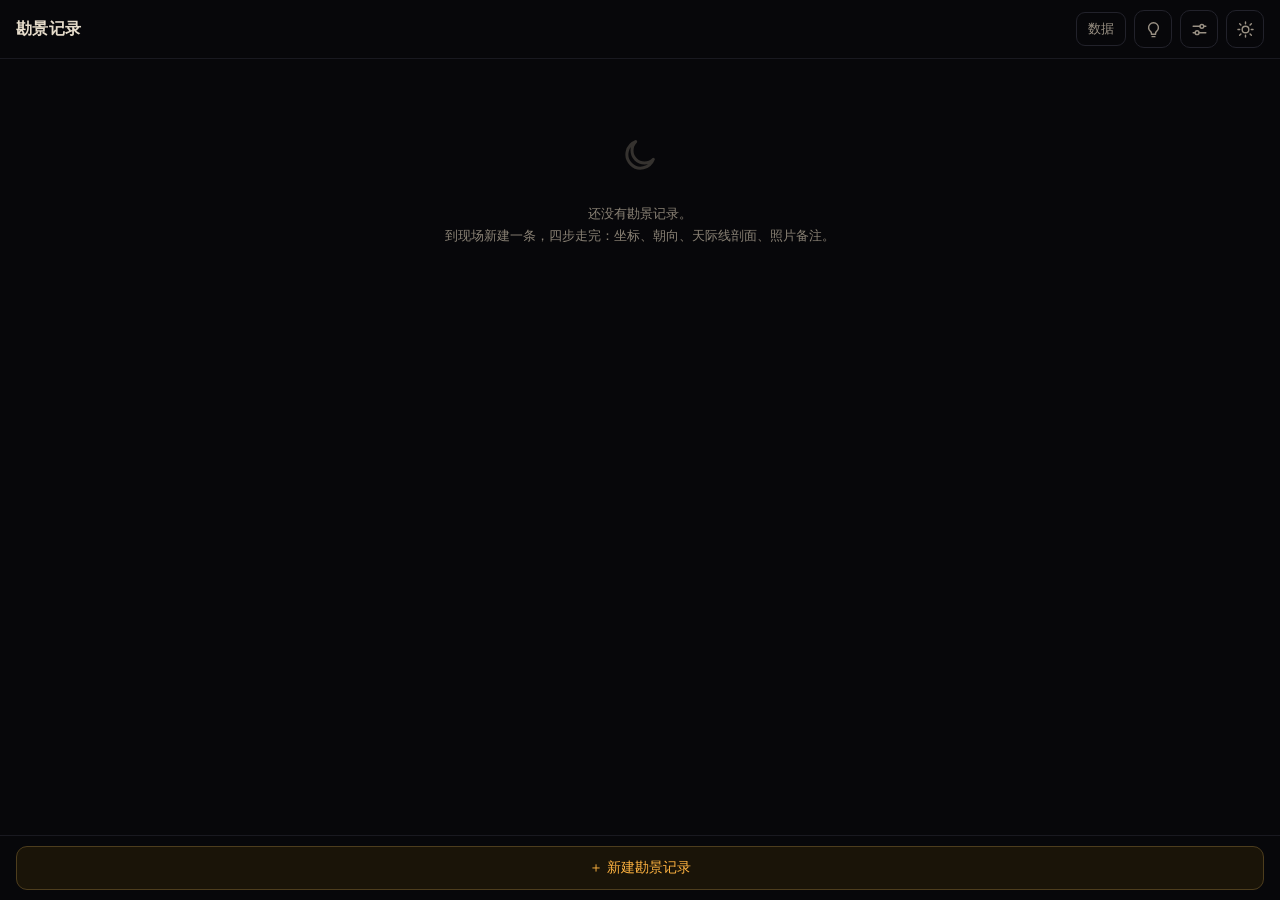
<file: index.html>
<!DOCTYPE html>
<html lang="zh-CN" data-theme="dark">
<head>
<meta charset="utf-8">
<meta name="viewport" content="width=device-width, initial-scale=1, maximum-scale=1, viewport-fit=cover">
<title>蓝调勘景仪</title>
<meta name="description" content="蓝调时刻拍摄勘景工具：地平线遮挡剖面、分钟级光线时间轴、云量决策">

<link rel="manifest" href="manifest.webmanifest">
<meta name="theme-color" content="#07070a">
<meta name="color-scheme" content="dark">

<!-- iOS 添加到主屏幕 -->
<meta name="apple-mobile-web-app-capable" content="yes">
<meta name="mobile-web-app-capable" content="yes">
<meta name="apple-mobile-web-app-status-bar-style" content="black-translucent">
<meta name="apple-mobile-web-app-title" content="蓝调勘景">
<link rel="apple-touch-icon" href="icons/icon-180.png">
<link rel="icon" href="icons/icon-192.png">

<!-- 主题必须在首次绘制之前定下来，否则每次打开都会先闪一下夜间再跳成日间。
     所以这里在样式表之前、用同步的 localStorage 读偏好（IndexedDB 是异步的，赶不上）。 -->
<script>
(function () {
  try {
    var t = localStorage.getItem('bh-theme');
    if (t === 'light' || t === 'dark') { document.documentElement.setAttribute('data-theme', t); }
  } catch (e) { /* 读不到（无痕模式等）就用默认的夜间 */ }
}());
</script>
<link rel="stylesheet" href="css/app.css">
</head>
<body>

<div class="app">
  <header class="topbar" id="topbar"></header>
  <main class="view" id="view"></main>
  <nav class="dock" id="dock" style="display:none"></nav>
</div>

<!-- 核心：纯计算，无 DOM 依赖 -->
<script src="js/core/solar.js"></script>
<script src="js/core/tz.js"></script>
<script src="js/core/horizon.js"></script>
<script src="js/core/geomag.js"></script>
<script src="js/core/exposure.js"></script>
<script src="js/core/timeline.js"></script>
<script src="js/core/cloud.js"></script>
<!-- 数据层 -->
<script src="js/data/db.js"></script>
<script src="js/data/records.js"></script>
<script src="js/data/settings.js"></script>
<script src="js/data/calibration.js"></script>
<script src="js/data/weather.js"></script>
<!-- 界面层 -->
<script src="js/ui/theme.js"></script>
<script src="js/ui/app.js"></script>
<script src="js/ui/compass.js"></script>
<script src="js/ui/viewfinder.js"></script>
<script src="js/ui/horizon-ui.js"></script>
<script src="js/ui/scout.js"></script>
<script src="js/ui/timeline-ui.js"></script>
<script src="js/ui/settings-ui.js"></script>
<script src="js/ui/weather-ui.js"></script>
<script src="js/ui/guide-ui.js"></script>
<!-- 开发用：只在网址带 ?sim=1 时启用 -->
<script src="js/ui/compass-sim.js"></script>

<script>
(function () {
  'use strict';

  // 启动阶段出任何错都要显示出来。黑屏最难排查，尤其在现场。
  function showBootError(what) {
    var v = document.getElementById('view');
    if (!v || v.querySelector('.boot-error')) { return; }
    var d = document.createElement('div');
    d.className = 'note bad boot-error';
    d.textContent = '出错了：' + what;
    v.insertBefore(d, v.firstChild);
  }
  window.addEventListener('error', function (e) {
    showBootError(e.message || String(e.error) || '未知错误');
  });
  window.addEventListener('unhandledrejection', function (e) {
    var r = e.reason;
    showBootError((r && r.message) ? r.message : String(r));
  });

  var A = BH.App;

  // 浏览器外壳（地址栏、Android 状态栏）的颜色跟当前主题对齐
  BH.Theme.syncMeta();

  A.route('/', BH.Scout.renderList);
  A.route('/rec/:id', BH.Scout.renderOverview);
  A.route('/rec/:id/s/:step', BH.Scout.renderStep);
  A.route('/rec/:id/horizon', BH.Scout.renderHorizon);
  A.route('/rec/:id/timeline', BH.TimelineUI.render);
  A.route('/rec/:id/weather', BH.WeatherUI.render);
  A.route('/settings', BH.SettingsUI.render);
  A.route('/guide', BH.Guide.renderGuide);
  A.route('/guide/:section', BH.Guide.renderGuide);
  A.route('/statement', BH.Guide.renderStatement);

  A.start({
    topbar: document.getElementById('topbar'),
    view: document.getElementById('view'),
    dock: document.getElementById('dock')
  });

  // 电脑上没有磁力计，?sim=1 时用模拟器验采样交互
  BH.CompassSim.activate();

  // 存储不可用时要明说，不能让用户以为存进去了
  BH.DB.probe().then(function (res) {
    if (res.ok) { return; }
    var v = document.getElementById('view');
    v.insertBefore(A.h('div', { class: 'note bad' }, [
      A.h('b', { text: '本机存储不可用：' }), res.error,
      A.h('br'),
      '如果在 Safari 的无痕模式下，请换成普通窗口。记录暂时无法保存。'
    ]), v.firstChild);
  });

  // Service Worker：断网时除天气外全部功能可用。
  // 缓存策略是网络优先（见 sw.js），所以有网时打开一定是最新代码。
  // 这里再做两件事：一是每次打开都主动检查 sw.js 有没有更新，
  // 二是新版本装好后弹提示——注意 register() 返回时新版本可能**已经**装完，
  // 那时 updatefound 事件早就过去了，只监听事件会漏掉，所以还要查一遍
  // reg.waiting / reg.installing。
  if ('serviceWorker' in navigator && location.protocol !== 'file:') {
    window.addEventListener('load', function () {
      var reloading = false;
      navigator.serviceWorker.addEventListener('controllerchange', function () {
        if (reloading) { return; }
        reloading = true;
        location.reload();
      });

      navigator.serviceWorker.register('sw.js', {
        // sw.js 本身绝不走 HTTP 缓存，否则更新检查会被缓存挡住
        updateViaCache: 'none'
      }).then(function (reg) {
        function watch(sw) {
          if (!sw) { return; }
          if (sw.state === 'installed' && navigator.serviceWorker.controller) {
            showUpdateBar(sw);
            return;
          }
          sw.addEventListener('statechange', function () {
            if (sw.state === 'installed' && navigator.serviceWorker.controller) {
              showUpdateBar(sw);
            }
          });
        }

        // register() 之前就装好的情况
        watch(reg.waiting);
        watch(reg.installing);
        reg.addEventListener('updatefound', function () { watch(reg.installing); });

        // 每次打开、以及从后台切回来时，主动查一次有没有新版本
        function check() { reg.update().catch(function () {}); }
        check();
        document.addEventListener('visibilitychange', function () {
          if (document.visibilityState === 'visible') { check(); }
        });
      }).catch(function () {
        // 注册失败不影响在线使用，静默即可
      });
    });
  }

  function showUpdateBar(sw) {
    if (document.getElementById('update-bar')) { return; }
    var bar = A.h('div', { id: 'update-bar', class: 'update-bar' }, [
      A.h('span', { class: 'txt', text: '有新版本' }),
      A.h('button', {
        class: 'btn sm ghost', type: 'button',
        on: { click: function () { bar.remove(); } }
      }, '稍后'),
      A.h('button', {
        class: 'btn sm primary', type: 'button',
        on: { click: function () { sw.postMessage('skipWaiting'); } }
      }, '刷新')
    ]);
    document.body.appendChild(bar);
  }
}());
</script>
</body>
</html>
</file>
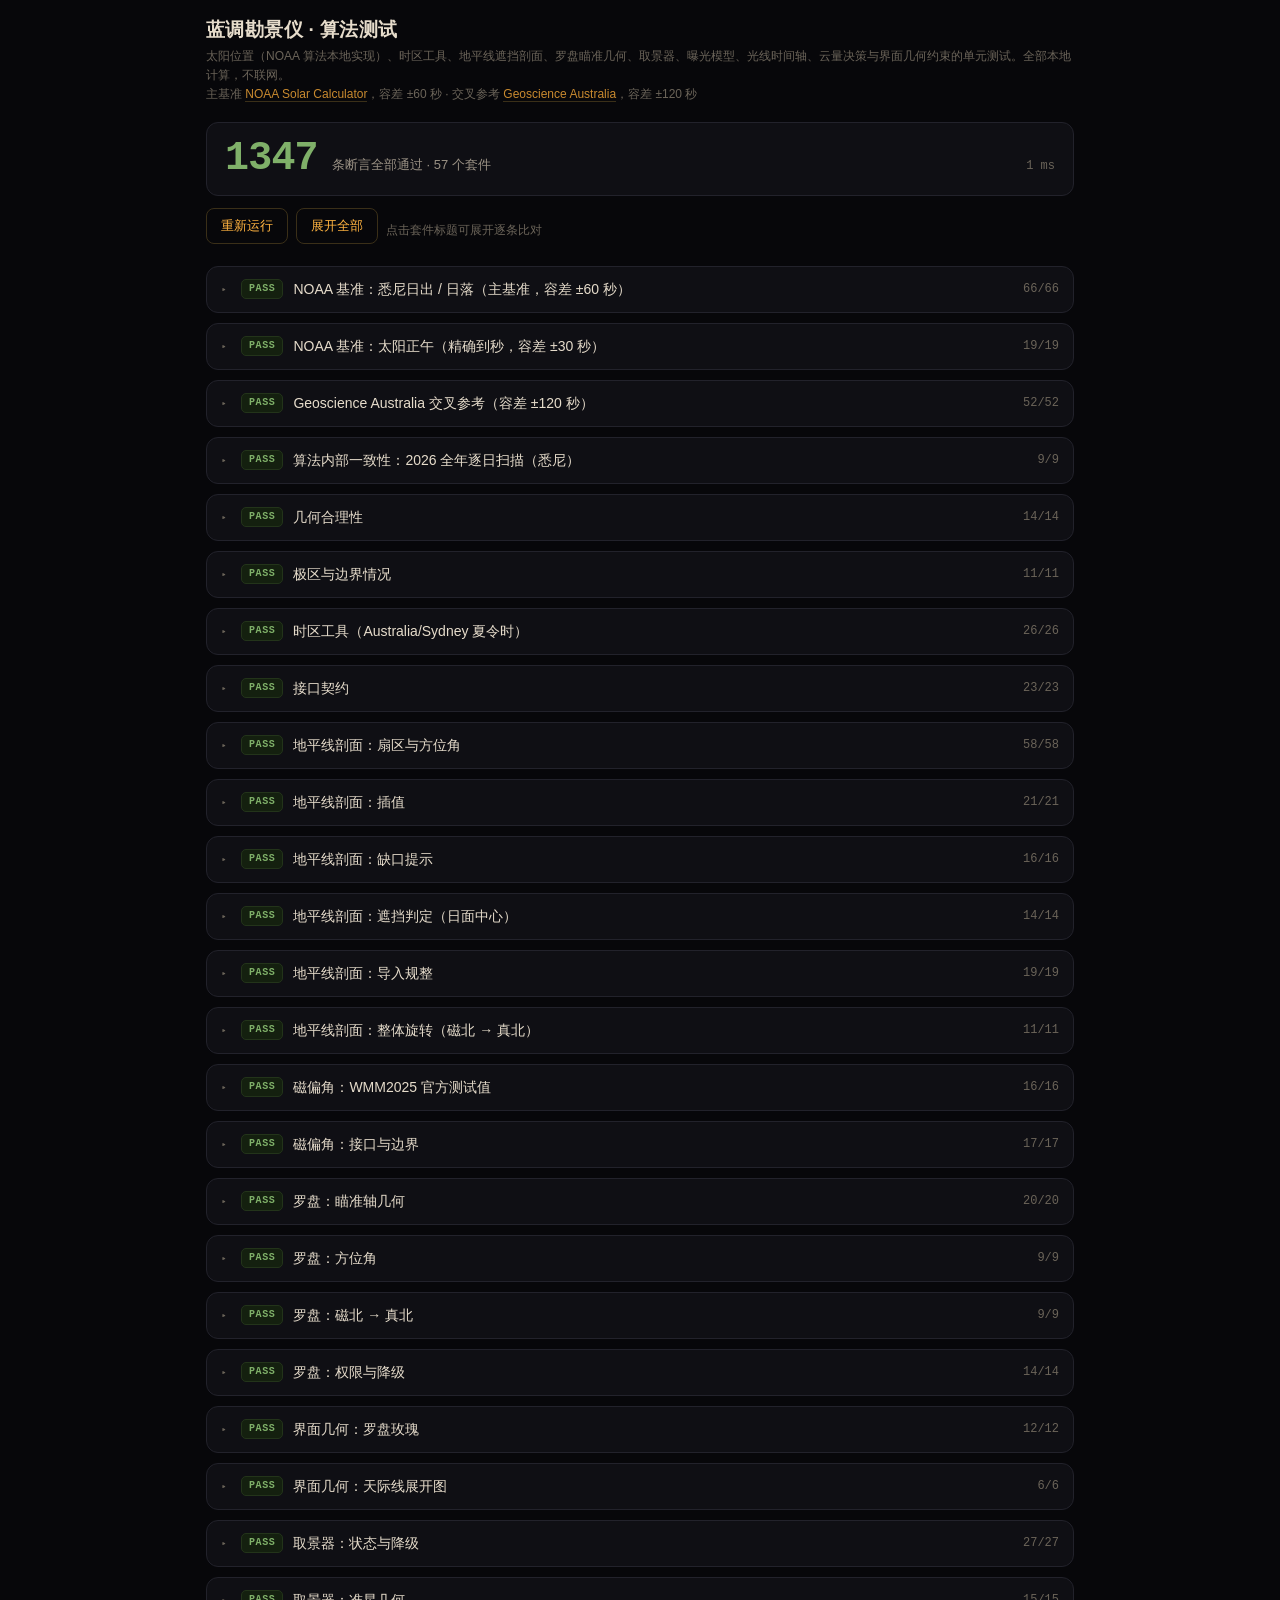
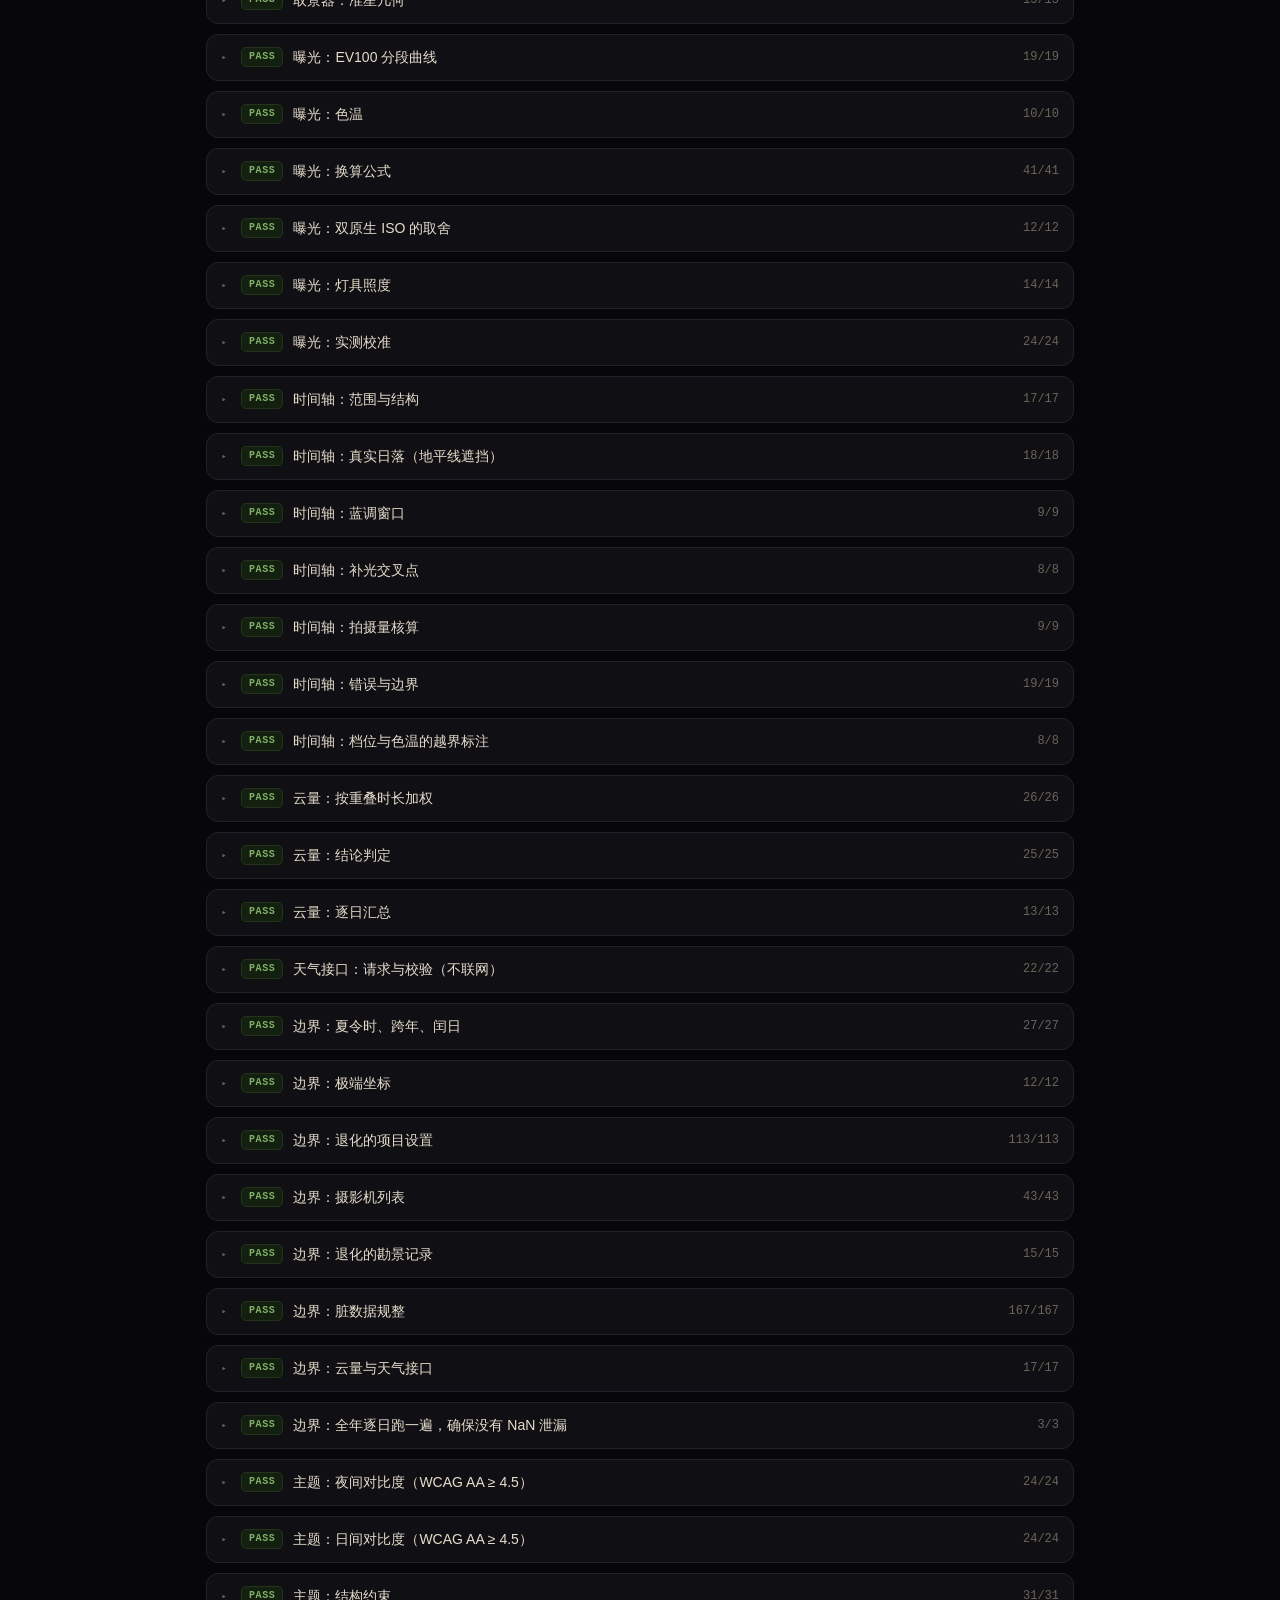
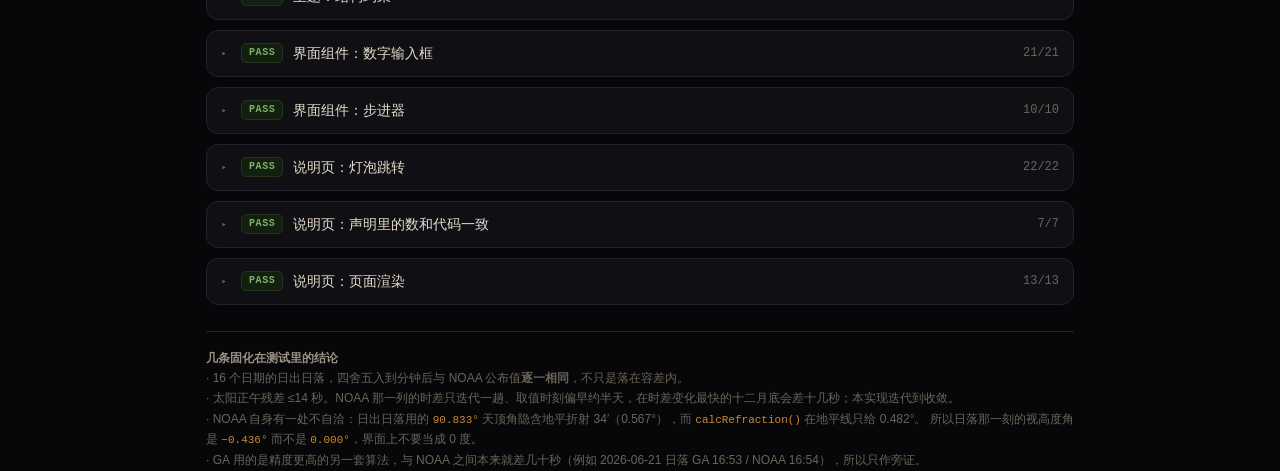
<file: test.html>
<!DOCTYPE html>
<html lang="zh-CN">
<head>
<meta charset="utf-8">
<meta name="viewport" content="width=device-width, initial-scale=1, viewport-fit=cover">
<title>蓝调勘景仪 — 算法测试</title>
<!-- 取景器的准星几何断言要量真实布局，必须加载主样式；
     放在下面的内联 <style> 之前，测试页自己的配色仍然优先。 -->
<link rel="stylesheet" href="css/app.css">
<style>
:root{
  --bg:#07070a; --bg-raise:#0f0f14; --bg-row:#121218;
  --ink:#e6dccb; --ink-dim:#9a9184; --ink-faint:#6b6459;
  --amber:#ffb340; --amber-dim:#c98a2f;
  --pass:#7fb069; --fail:#e0533d;
  --line:#22222b;
  --mono:ui-monospace,"SF Mono",Menlo,Consolas,monospace;
}
*{box-sizing:border-box}
html,body{margin:0;padding:0;background:var(--bg);color:var(--ink)}
body{
  font:15px/1.5 -apple-system,BlinkMacSystemFont,"Helvetica Neue","PingFang SC",sans-serif;
  padding:16px 16px calc(40px + env(safe-area-inset-bottom));
  max-width:900px;margin:0 auto;-webkit-text-size-adjust:100%;
}
h1{font-size:19px;font-weight:600;margin:0 0 2px;letter-spacing:.02em}
.sub{color:var(--ink-faint);font-size:12px;margin:0 0 18px;line-height:1.6}
.sub a{color:var(--amber-dim);text-decoration:none;border-bottom:1px solid #3a2f18}

/* 顶部汇总 */
.summary{
  border:1px solid var(--line);border-radius:12px;background:var(--bg-raise);
  padding:16px 18px;margin-bottom:8px;display:flex;align-items:baseline;gap:14px;flex-wrap:wrap;
}
.summary .big{font:600 40px/1 var(--mono);letter-spacing:-.02em}
.summary.ok .big{color:var(--pass)}
.summary.bad .big{color:var(--fail)}
.summary .label{font-size:13px;color:var(--ink-dim)}
.summary .ms{margin-left:auto;font:12px/1 var(--mono);color:var(--ink-faint)}

button{
  font:inherit;font-size:13px;background:transparent;color:var(--amber);
  border:1px solid #3a2f18;border-radius:8px;padding:7px 14px;cursor:pointer;
}
button:active{background:#1a1408}
.bar{display:flex;gap:8px;margin:12px 0 22px;align-items:center;flex-wrap:wrap}
.bar .hint{font-size:12px;color:var(--ink-faint)}

/* 套件 */
.suite{border:1px solid var(--line);border-radius:12px;margin-bottom:10px;overflow:hidden;background:var(--bg-raise)}
.suite > summary{
  padding:12px 14px;cursor:pointer;list-style:none;display:flex;align-items:center;gap:10px;
  font-size:14px;font-weight:500;
}
.suite > summary::-webkit-details-marker{display:none}
.suite > summary::before{content:"▸";color:var(--ink-faint);font-size:11px;width:10px;flex:none}
.suite[open] > summary::before{content:"▾"}
.tag{font:600 10px/1 var(--mono);padding:4px 7px;border-radius:5px;letter-spacing:.06em;flex:none}
.tag.ok{color:var(--pass);background:#14200f;border:1px solid #23341a}
.tag.bad{color:var(--fail);background:#241110;border:1px solid #3d1c18}
.count{margin-left:auto;font:12px/1 var(--mono);color:var(--ink-faint);flex:none}
.suite-body{padding:0 14px 14px;border-top:1px solid var(--line)}

/* 单条测试 */
.tcase{margin-top:14px}
.tname{font-size:13px;color:var(--ink-dim);display:flex;gap:8px;align-items:baseline}
.tname .mark{font:600 12px/1 var(--mono);flex:none}
.tname .mark.ok{color:var(--pass)} .tname .mark.bad{color:var(--fail)}

table{width:100%;border-collapse:collapse;margin-top:8px;font:12px/1.45 var(--mono)}
td{padding:5px 8px;border-bottom:1px solid #191920;color:var(--ink-dim);white-space:nowrap}
tr td:first-child{color:var(--ink)}
tr:last-child td{border-bottom:none}
td.v{color:var(--amber-dim)}
td.ok{color:var(--pass)} td.bad{color:var(--fail)}
.scroll{overflow-x:auto;-webkit-overflow-scrolling:touch}

.fail-list{margin:8px 0 0;padding:10px 12px;border-radius:8px;background:#1a0f0e;border:1px solid #331714}
.fail-list div{font:12px/1.6 var(--mono);color:#f0a396}
.err{font:11px/1.5 var(--mono);color:var(--fail);white-space:pre-wrap;margin-top:6px}
.notes{font-size:12px;line-height:1.7;color:var(--ink-faint);margin-top:26px;border-top:1px solid var(--line);padding-top:16px}
.notes code{color:var(--amber-dim);font-family:var(--mono);font-size:11px}
</style>
</head>
<body>

<h1>蓝调勘景仪 · 算法测试</h1>
<p class="sub">
  太阳位置（NOAA 算法本地实现）、时区工具、地平线遮挡剖面、罗盘瞄准几何、取景器、曝光模型、光线时间轴、云量决策与界面几何约束的单元测试。全部本地计算，不联网。<br>
  主基准 <a href="https://gml.noaa.gov/grad/solcalc/" target="_blank" rel="noopener">NOAA Solar Calculator</a>，容差 ±60 秒 ·
  交叉参考 <a href="https://geodesyapps.ga.gov.au/sunrise" target="_blank" rel="noopener">Geoscience Australia</a>，容差 ±120 秒
</p>

<div id="summary" class="summary"><span class="big">…</span><span class="label">正在运行</span></div>
<div class="bar">
  <button id="rerun" type="button">重新运行</button>
  <button id="toggle" type="button">展开全部</button>
  <span class="hint">点击套件标题可展开逐条比对</span>
</div>

<div id="out"></div>

<div class="notes">
  <strong style="color:var(--ink-dim)">几条固化在测试里的结论</strong><br>
  · 16 个日期的日出日落，四舍五入到分钟后与 NOAA 公布值<strong>逐一相同</strong>，不只是落在容差内。<br>
  · 太阳正午残差 ≤14 秒。NOAA 那一列的时差只迭代一趟、取值时刻偏早约半天，在时差变化最快的十二月底会差十几秒；本实现迭代到收敛。<br>
  · NOAA 自身有一处不自洽：日出日落用的 <code>90.833°</code> 天顶角隐含地平折射 34′（0.567°），而 <code>calcRefraction()</code> 在地平线只给 0.482°。
  所以日落那一刻的视高度角是 <code>−0.436°</code> 而不是 <code>0.000°</code>，界面上不要当成 0 度。<br>
  · GA 用的是精度更高的另一套算法，与 NOAA 之间本来就差几十秒（例如 2026-06-21 日落 GA 16:53 / NOAA 16:54），所以只作旁证。
</div>

<script src="js/core/solar.js"></script>
<script src="js/core/tz.js"></script>
<script src="js/core/horizon.js"></script>
<script src="js/core/geomag.js"></script>
<script src="js/core/exposure.js"></script>
<script src="js/core/timeline.js"></script>
<script src="js/core/cloud.js"></script>
<script src="js/data/records.js"></script>
<script src="js/data/settings.js"></script>
<script src="js/data/weather.js"></script>
<script src="js/ui/compass.js"></script>
<script src="js/ui/theme.js"></script>
<script src="js/ui/app.js"></script>
<script src="js/ui/viewfinder.js"></script>
<script src="js/ui/horizon-ui.js"></script>
<script src="js/ui/guide-ui.js"></script>
<script src="js/test/harness.js"></script>
<script src="js/test/solar.test.js"></script>
<script src="js/test/horizon.test.js"></script>
<script src="js/test/geomag.test.js"></script>
<script src="js/test/compass.test.js"></script>
<script src="js/test/ui-geometry.test.js"></script>
<script src="js/test/viewfinder.test.js"></script>
<script src="js/test/exposure.test.js"></script>
<script src="js/test/timeline.test.js"></script>
<script src="js/test/cloud.test.js"></script>
<script src="js/test/edge.test.js"></script>
<script src="js/test/theme.test.js"></script>
<script src="js/test/ui.test.js"></script>
<script src="js/test/guide.test.js"></script>
<script>
(function () {
  'use strict';

  function el(tag, cls, text) {
    var n = document.createElement(tag);
    if (cls) { n.className = cls; }
    if (text !== undefined) { n.textContent = text; }
    return n;
  }

  function render() {
    var t0 = (performance && performance.now) ? performance.now() : Date.now();
    var result = BH.Test.run();
    var t1 = (performance && performance.now) ? performance.now() : Date.now();

    var sum = document.getElementById('summary');
    sum.className = 'summary ' + (result.failed === 0 ? 'ok' : 'bad');
    sum.textContent = '';
    sum.appendChild(el('span', 'big', result.failed === 0 ? String(result.passed) : String(result.failed)));
    sum.appendChild(el('span', 'label',
      result.failed === 0
        ? '条断言全部通过 · ' + result.suites.length + ' 个套件'
        : '条断言失败，共 ' + result.total + ' 条' +
          (result.errored ? '（其中 ' + result.errored + ' 个测试直接抛错）' : '')));
    sum.appendChild(el('span', 'ms', Math.round(t1 - t0) + ' ms'));

    var out = document.getElementById('out');
    out.textContent = '';

    result.suites.forEach(function (s) {
      var d = el('details', 'suite');
      if (s.failed) { d.open = true; }
      var head = el('summary');
      head.appendChild(el('span', 'tag ' + (s.failed ? 'bad' : 'ok'), s.failed ? 'FAIL' : 'PASS'));
      head.appendChild(el('span', null, s.name));
      head.appendChild(el('span', 'count', s.passed + '/' + (s.passed + s.failed)));
      d.appendChild(head);

      var body = el('div', 'suite-body');
      s.tests.forEach(function (t) {
        var bad = t.failed || t.error;
        var c = el('div', 'tcase');
        var nm = el('div', 'tname');
        nm.appendChild(el('span', 'mark ' + (bad ? 'bad' : 'ok'), bad ? '✗' : '✓'));
        nm.appendChild(el('span', null, t.name));
        c.appendChild(nm);

        if (t.rows.length) {
          var wrap = el('div', 'scroll');
          var tbl = el('table');
          t.rows.forEach(function (cells) {
            var tr = el('tr');
            cells.forEach(function (v, i) {
              var cls = i === 0 ? null : 'v';
              if (v === '通过' || v === '一致') { cls = 'ok'; }
              if (v === '失败' || v === '不一致') { cls = 'bad'; }
              tr.appendChild(el('td', cls, String(v)));
            });
            tbl.appendChild(tr);
          });
          wrap.appendChild(tbl);
          c.appendChild(wrap);
        }

        if (t.error) {
          c.appendChild(el('div', 'err', t.error));
        }
        var fails = t.assertions.filter(function (a) { return !a.pass; });
        if (fails.length) {
          var fl = el('div', 'fail-list');
          fails.forEach(function (a) {
            fl.appendChild(el('div', null, '✗ ' + a.message + (a.detail ? ' — ' + a.detail : '')));
          });
          c.appendChild(fl);
        }
        body.appendChild(c);
      });
      d.appendChild(body);
      out.appendChild(d);
    });

    if (typeof console !== 'undefined' && console.log) {
      console.log(BH.Test.textReport(result));
    }
  }

  document.getElementById('rerun').addEventListener('click', render);
  document.getElementById('toggle').addEventListener('click', function () {
    var all = document.querySelectorAll('details.suite');
    var anyClosed = false;
    for (var i = 0; i < all.length; i++) { if (!all[i].open) { anyClosed = true; } }
    for (var j = 0; j < all.length; j++) { all[j].open = anyClosed; }
    this.textContent = anyClosed ? '收起全部' : '展开全部';
  });

  render();
}());
</script>
</body>
</html>
</file>
<file: css/app.css>
/* 蓝调勘景仪 Blue Hour Scout — css/app.css
 *
 * 两套主题，手动切换（顶栏右上角的日/夜按钮，或项目设置里）。
 *
 * 夜间（默认）—— 黄昏和夜里站在机器旁边用：
 *  - 背景接近纯黑，没有大面积亮色块
 *  - 文字用低亮度暖白，强调色用琥珀，不用蓝或纯白，避免破坏暗适应
 *
 * 日间 —— 白天在大太阳底下勘景用：
 *  - 暖白底、近黑字，强反光下也读得清
 *  - 强调色换成深琥珀，浅底上仍过 WCAG AA
 *
 * 所有颜色都是下面的变量，组件里一个写死的色值都不留——
 * 否则切主题时总会漏掉几块。两套变量的对比度有测试守着（js/test/theme.test.js）。
 *
 * 选择器写成 `:root, [data-theme="dark"]` 而不是 `:root[data-theme=...]`，
 * 是为了让测试能在任意元素上挂 data-theme 读到对应的变量值。
 */

/* ============================================================ 夜间（默认） */
:root, [data-theme="dark"]{
  color-scheme:dark;

  --bg:#07070a;
  --bg-raise:#0f0f14;
  --bg-row:#121218;
  --bg-sunk:#050507;
  --bg-focus:#08080c;

  /* 相对 --bg 的对比度：ink 14.8 / ink-dim 6.5 / ink-faint 5.3。
   * ink-faint 最早是 #6b6459（3.44:1），太暗；后来提到 #837b6d，
   * 但在琥珀底（--amber-wash）上只有 4.37，这次再提一点。 */
  --ink:#e6dccb;
  --ink-dim:#9a9184;
  --ink-faint:#8a8275;
  --ink-ghost:#5a554c;       /* 只用于占位提示和刻意压暗的非关键信息 */

  --amber:#ffb340;
  --amber-dim:#c98a2f;
  --amber-deep:#3a2f18;
  --amber-wash:#1a1408;
  --amber-edge:#4d3d1d;
  --amber-press:#241b0c;

  --ok:#7fb069;   --ok-bg:#14200f;   --ok-edge:#2a3d20;
  --warn:#d8a13a; --warn-bg:#1e1708; --warn-edge:#38290f;
  --bad:#e0533d;  --bad-bg:#1a0f0e;  --bad-edge:#3d1c18;  --bad-ink:#e8b4a9;

  --line:#22222b;
  --line-soft:#191920;
  --line-strong:#2e2e3a;

  --overlay:rgba(0,0,0,.66);
  --shadow:rgba(0,0,0,.6);
  --toast-bg:#1c1c24;
  --toast-ink:#e6dccb;

  --th-bg:#101016;
  --row-line:#15151b;
  --row-blue:#0d1017;
  --row-rs:#241b0c;
  --row-now:#2a2110;
  --row-win:#0c0e13;         /* 窗口行底色，比 --bg-sunk 略提，面积大所以必须很暗 */
  --win-stripe:#c98a2f;      /* 窗口行左侧的细竖线 */
  --calib-on-bg:#101a0d;

  /* 罗盘玫瑰与剖面展开图 */
  --g-empty:#131319;
  --g-empty-edge:#1f1f28;
  --g-fill:#c98a2f;
  --g-hot:#ffb340;
  --g-ring:#2a2a35;
  --g-label:#8a8275;
  --g-grid:#1c1c24;
  --g-axis:#2e2e3a;
  --g-axis-label:#6b6459;
  --g-gap:#0b0b10;
  --g-aim:#7fb069;

  --mono:ui-monospace,"SF Mono",Menlo,Consolas,monospace;
  --sans:-apple-system,BlinkMacSystemFont,"Helvetica Neue","PingFang SC",sans-serif;

  --pad:16px;
  --tap:44px;               /* 最小点击目标 */
  --safe-b:env(safe-area-inset-bottom);
  --safe-t:env(safe-area-inset-top);
}

/* ============================================================ 日间 */
[data-theme="light"]{
  color-scheme:light;

  --bg:#f4f1ec;
  --bg-raise:#ffffff;
  --bg-row:#ece7df;
  --bg-sunk:#faf8f5;
  --bg-focus:#ffffff;

  --ink:#1a1612;
  --ink-dim:#4a433a;
  --ink-faint:#6b6358;
  --ink-ghost:#9a9286;

  --amber:#9a5300;           /* 浅底上的琥珀必须压深，#ffb340 在白底上只有 1.8:1 */
  --amber-dim:#b8741a;
  --amber-deep:#e3cda8;
  --amber-wash:#fbf1e2;
  --amber-edge:#dcb47c;
  --amber-press:#f5e1c2;

  --ok:#2b6e2f;   --ok-bg:#e8f3e6;   --ok-edge:#b5d4ae;
  --warn:#7d5200; --warn-bg:#fbf0dc; --warn-edge:#e6c78f;
  --bad:#b3261e;  --bad-bg:#fbe9e7;  --bad-edge:#efb8b1;  --bad-ink:#8c1d16;

  --line:#ddd6cb;
  --line-soft:#e9e3d9;
  --line-strong:#c9c0b2;

  --overlay:rgba(30,24,16,.36);
  --shadow:rgba(60,45,25,.18);
  --toast-bg:#2a241c;
  --toast-ink:#f4f1ec;

  --th-bg:#efe9e0;
  --row-line:#ece6dc;
  --row-blue:#e8edf6;
  --row-rs:#fbe8cc;
  --row-now:#ffe2b3;
  --row-win:#fbf3e6;
  --win-stripe:#b8741a;
  --calib-on-bg:#eef6ec;

  --g-empty:#ece6dc;
  --g-empty-edge:#d9d1c4;
  --g-fill:#c07a1c;
  --g-hot:#8f4d00;
  --g-ring:#d9d1c4;
  --g-label:#6b6358;
  --g-grid:#e6dfd4;
  --g-axis:#c9c0b2;
  --g-axis-label:#7a7266;
  --g-gap:#f4f1ec;
  --g-aim:#2b6e2f;

  --statusbar:#1a1612;       /* iOS 状态栏那一条，见 .topbar 的说明 */
}

*{box-sizing:border-box;-webkit-tap-highlight-color:transparent}

html,body{
  margin:0;padding:0;height:100%;
  background:var(--bg);color:var(--ink);
  font-family:var(--sans);font-size:16px;line-height:1.5;
  -webkit-text-size-adjust:100%;
  overscroll-behavior-y:none;
}

/* 从主屏幕启动时禁止整页回弹，只让内容区滚动 */
body{position:fixed;inset:0;overflow:hidden}

input,textarea,select,button{font-family:inherit;font-size:16px;color:inherit}
/* 16px 是为了防止 iOS Safari 聚焦输入框时自动放大页面 */

/* ---------------------------------------------------------------- 骨架 */

.app{display:flex;flex-direction:column;height:100%}

.topbar{
  flex:none;display:flex;align-items:center;gap:10px;
  padding:calc(var(--safe-t) + 10px) var(--pad) 10px;
  background:var(--bg);border-bottom:1px solid var(--line-soft);
  min-height:calc(var(--safe-t) + 52px);
}
.topbar h1{
  font-size:16px;font-weight:600;margin:0;letter-spacing:.02em;
  white-space:nowrap;overflow:hidden;text-overflow:ellipsis;flex:1;
}
.topbar .sub{font-size:11px;color:var(--ink-faint);font-weight:400;margin-left:8px}
/* 返回键的可点区域是 44×44（原来只有 32×32，低于触控下限），
 * 用负外边距把视觉位置拉回左边缘 */
.topbar .back{
  flex:none;width:44px;height:44px;margin:-6px 0 -6px -14px;
  display:flex;align-items:center;justify-content:center;
  color:var(--amber);background:none;border:none;padding:0;cursor:pointer;
}
.topbar .back:active{opacity:.6}

/* 右上角的日/夜切换 */
.theme-btn{
  flex:none;width:38px;height:38px;display:flex;align-items:center;justify-content:center;
  background:transparent;border:1px solid var(--line);border-radius:10px;
  color:var(--ink-dim);cursor:pointer;padding:0;
}
.theme-btn:active{background:var(--bg-row)}

/* 单色图标 */
.ico{display:inline-flex;align-items:center;justify-content:center;flex:none;line-height:0}
.btn .ico{margin-right:1px}

/* 日间主题下 iOS 状态栏：
 * 状态栏样式是 black-translucent（夜间的最佳选择，而且这个 meta 只在
 * 启动时读、改了要重开才生效），字永远是白的。日间主题的浅色顶栏
 * 会让时间和电量直接看不见，所以把安全区那一条单独涂深。
 * 没有刘海的设备上 safe-area-inset-top 为 0，这条自动消失。 */
[data-theme="light"] .topbar{
  background:linear-gradient(to bottom,
    var(--statusbar) 0, var(--statusbar) var(--safe-t), var(--bg) var(--safe-t));
}
.topbar .actions{flex:none;display:flex;gap:8px;align-items:center}

.view{
  flex:1;overflow-y:auto;-webkit-overflow-scrolling:touch;
  padding:var(--pad) var(--pad) calc(var(--safe-b) + 28px);
}
.view.flush{padding-left:0;padding-right:0}

/* 贴底的主操作条，单手拇指区 */
.dock{
  flex:none;display:flex;gap:10px;
  padding:10px var(--pad) calc(var(--safe-b) + 10px);
  background:var(--bg);border-top:1px solid var(--line-soft);
}
.dock .btn{flex:1}

/* ---------------------------------------------------------------- 文字 */

.section-title{
  font-size:11px;letter-spacing:.14em;color:var(--ink-faint);
  text-transform:uppercase;margin:24px 0 10px;font-weight:600;
}
.section-title:first-child{margin-top:0}
.hint{font-size:13px;line-height:1.7;color:var(--ink-faint);margin:8px 0 0}
.hint strong{color:var(--ink-dim);font-weight:600}
.mono{font-family:var(--mono)}

/* ---------------------------------------------------------------- 卡片 */

.card{
  background:var(--bg-raise);border:1px solid var(--line);border-radius:14px;
  padding:14px;margin-bottom:12px;
}
.card.tight{padding:0;overflow:hidden}
.card-head{
  display:flex;align-items:baseline;gap:8px;margin:-2px 0 12px;
}
.card-head h2{font-size:15px;font-weight:600;margin:0;flex:1}
.card-head .meta{font:12px/1 var(--mono);color:var(--ink-faint)}

/* ---------------------------------------------------------------- 表单 */

.field{margin-bottom:14px}
.field:last-child{margin-bottom:0}
.field > label{
  display:block;font-size:13px;color:var(--ink-dim);margin-bottom:7px;font-weight:500;
}
.field .unit{color:var(--ink-faint);font-weight:400}

input[type=text],input[type=number],input[type=date],input[type=search],textarea,select{
  display:block;width:100%;
  background:var(--bg-sunk);border:1px solid var(--line);border-radius:10px;
  padding:11px 12px;min-height:var(--tap);
  color:var(--ink);outline:none;appearance:none;
}
input:focus,textarea:focus,select:focus{border-color:var(--amber-edge);background:var(--bg-focus)}
input::placeholder,textarea::placeholder{color:var(--ink-ghost)}
textarea{min-height:88px;resize:vertical;line-height:1.55}
select{
  background-image:linear-gradient(45deg,transparent 50%,var(--ink-faint) 50%),
                   linear-gradient(135deg,var(--ink-faint) 50%,transparent 50%);
  background-position:calc(100% - 18px) 50%,calc(100% - 13px) 50%;
  background-size:5px 5px,5px 5px;background-repeat:no-repeat;padding-right:34px;
}
input[type=number]{font-family:var(--mono)}
input:disabled,textarea:disabled{opacity:.45}

.row{display:flex;gap:10px}
.row > *{flex:1;min-width:0}
.row.tight{gap:8px}

/* ---------------------------------------------------------------- 按钮 */

.btn{
  display:inline-flex;align-items:center;justify-content:center;gap:7px;
  min-height:var(--tap);padding:0 16px;
  background:transparent;color:var(--amber);
  border:1px solid var(--amber-deep);border-radius:11px;
  font-size:14px;font-weight:500;cursor:pointer;user-select:none;
  white-space:nowrap;text-decoration:none;
}
.btn:active{background:var(--amber-wash)}
.btn[disabled]{opacity:.35;pointer-events:none}
.btn.primary{background:var(--amber-wash);border-color:var(--amber-edge);color:var(--amber)}
.btn.primary:active{background:var(--amber-press)}
.btn.ghost{color:var(--ink-dim);border-color:var(--line)}
.btn.ghost:active{background:var(--bg-row)}
.btn.danger{color:var(--bad);border-color:var(--bad-edge)}
.btn.danger:active{background:var(--bad-bg)}
.btn.sm{min-height:34px;padding:0 11px;font-size:13px;border-radius:9px}
.btn.block{display:flex;width:100%}
.btn .ico{font-size:15px;line-height:1}

.btn-bar{display:flex;gap:8px;flex-wrap:wrap}

/* ---------------------------------------------------------------- 大数字 */

.readout{
  display:flex;align-items:baseline;gap:10px;
}
.readout .n{
  font:600 clamp(38px,13vw,56px)/1 var(--mono);
  color:var(--amber);letter-spacing:-.03em;font-variant-numeric:tabular-nums;
}
.readout .n.dim{color:var(--ink-dim)}
.readout .u{font-size:14px;color:var(--ink-faint)}
.readout .cap{font-size:12px;color:var(--ink-dim);margin-top:4px}

.stat-row{display:flex;gap:var(--pad)}
.stat{flex:1;min-width:0}
.stat .k{font-size:11px;color:var(--ink-faint);letter-spacing:.06em;margin-bottom:3px}
.stat .v{font:600 22px/1.1 var(--mono);color:var(--ink);font-variant-numeric:tabular-nums}
.stat .v.amber{color:var(--amber)}
.stat .v small{font-size:12px;color:var(--ink-faint);font-weight:400;margin-left:2px}

/* ---------------------------------------------------------------- 列表 */

.list{list-style:none;margin:0;padding:0}
.list li{border-bottom:1px solid var(--line-soft)}
.list li:last-child{border-bottom:none}
.list button.item{
  display:block;width:100%;text-align:left;background:none;border:none;
  padding:13px 14px;cursor:pointer;color:inherit;
}
.list button.item:active{background:var(--bg-row)}
.item .t{font-size:15px;font-weight:500;display:flex;align-items:center;gap:8px}
.item .t .name{flex:1;min-width:0;overflow:hidden;text-overflow:ellipsis;white-space:nowrap}
.item .w{font:600 14px/1.5 var(--mono);color:var(--amber);margin-top:4px}
.item .w.mute{color:var(--ink-faint);font-weight:400}
.item .d{font-size:12px;line-height:1.6;color:var(--ink-faint);margin-top:1px}

.badge{
  flex:none;font:600 10px/1 var(--mono);padding:4px 7px;border-radius:5px;
  letter-spacing:.05em;border:1px solid;
}
.badge.ok{color:var(--ok);background:var(--ok-bg);border-color:var(--ok-edge)}
.badge.warn{color:var(--warn);background:var(--warn-bg);border-color:var(--warn-edge)}
.badge.bad{color:var(--bad);background:var(--bad-bg);border-color:var(--bad-edge)}
.badge.mute{color:var(--ink-faint);background:var(--bg-row);border-color:var(--line)}

.empty{
  text-align:center;padding:56px 24px;color:var(--ink-faint);
}
.empty .big{font-size:40px;opacity:.35;margin-bottom:12px}
.empty p{font-size:13px;line-height:1.7;margin:0 0 18px}

/* ---------------------------------------------------------------- 罗盘玫瑰 */

.rose-wrap{position:relative;width:100%;max-width:340px;margin:0 auto}
.rose{display:block;width:100%;height:auto}
.rose-center{
  position:absolute;inset:0;display:flex;flex-direction:column;
  align-items:center;justify-content:center;pointer-events:none;text-align:center;
}
.rose-center .az{
  font:600 34px/1 var(--mono);color:var(--amber);font-variant-numeric:tabular-nums;
  letter-spacing:-.02em;
}
.rose-center .el{
  font:600 19px/1 var(--mono);color:var(--ink);margin-top:7px;font-variant-numeric:tabular-nums;
}
.rose-center .lab{font-size:10px;color:var(--ink-faint);letter-spacing:.1em;margin-top:8px}

/* 剖面条：横轴方位角 0–360，纵轴仰角 */
.strip{display:block;width:100%;height:auto;border-radius:10px;background:var(--bg-sunk)}

.legend{
  display:flex;gap:14px;flex-wrap:wrap;font-size:11px;color:var(--ink-faint);margin-top:10px;
}
.legend i{display:inline-block;width:10px;height:10px;border-radius:3px;margin-right:5px;vertical-align:-1px}

/* ---------------------------------------------------------------- 进度 */

.progress{
  height:4px;border-radius:2px;background:var(--line);overflow:hidden;margin-top:10px;
}
.progress > i{display:block;height:100%;background:var(--amber-dim);transition:width .15s linear}

/* ---------------------------------------------------------------- 照片 */

.photo{
  position:relative;display:block;width:100%;border-radius:12px;overflow:hidden;
  background:var(--bg-sunk);border:1px solid var(--line);
}
.photo img{display:block;width:100%;height:auto;max-height:46vh;object-fit:cover}
.photo-empty{
  display:flex;flex-direction:column;align-items:center;justify-content:center;gap:8px;
  min-height:120px;color:var(--ink-faint);font-size:13px;
}
.file-input{position:absolute;inset:0;opacity:0;width:100%;height:100%}

/* ---------------------------------------------------------------- 提示条 */

.note{
  border:1px solid var(--line);border-left:2px solid var(--amber-dim);
  background:var(--bg-raise);border-radius:0 10px 10px 0;
  padding:12px 14px;font-size:13px;line-height:1.75;color:var(--ink-dim);margin-bottom:12px;
}
.note.bad{border-left-color:var(--bad);color:var(--bad-ink)}
.note.ok{border-left-color:var(--ok)}
.note b{color:var(--ink);font-weight:600}

.toast{
  position:fixed;left:50%;bottom:calc(var(--safe-b) + 78px);transform:translateX(-50%);
  background:var(--toast-bg);border:1px solid var(--line);border-radius:10px;
  padding:10px 16px;font-size:13px;color:var(--toast-ink);
  box-shadow:0 8px 28px var(--shadow);z-index:60;
  opacity:0;pointer-events:none;transition:opacity .18s ease;max-width:86vw;text-align:center;
}
.toast.show{opacity:1}

/* ---------------------------------------------------------------- 底部抽屉 */

.sheet-back{
  position:fixed;inset:0;background:var(--overlay);z-index:70;
  display:flex;align-items:flex-end;opacity:0;transition:opacity .18s ease;
  padding-bottom:var(--kb,0px);   /* iOS 键盘高度，见 app.js */
}
.sheet-back.show{opacity:1}
.sheet{
  width:100%;background:var(--bg-raise);border-top:1px solid var(--line);
  border-radius:16px 16px 0 0;padding:18px var(--pad) calc(var(--safe-b) + 18px);
  transform:translateY(12px);transition:transform .18s ease;
  max-height:calc(86vh - var(--kb,0px));overflow-y:auto;
}
.sheet-back.show .sheet{transform:none}
.sheet h3{margin:0 0 4px;font-size:15px;font-weight:600}
.sheet .sub{font-size:12px;color:var(--ink-faint);margin:0 0 16px;line-height:1.65}

/* ---------------------------------------------------------------- 表格 */

.tbl-wrap{overflow-x:auto;-webkit-overflow-scrolling:touch}
table.data{width:100%;border-collapse:collapse;font:12px/1.5 var(--mono)}
table.data th{
  position:sticky;top:0;background:var(--bg-sunk);color:var(--ink-faint);
  font-weight:600;text-align:right;padding:7px 8px;border-bottom:1px solid var(--line);
  white-space:nowrap;font-size:10px;letter-spacing:.06em;
}
table.data th:first-child,table.data td:first-child{text-align:left}
table.data td{
  padding:6px 8px;border-bottom:1px solid var(--line-soft);
  text-align:right;white-space:nowrap;color:var(--ink-dim);
  font-variant-numeric:tabular-nums;
}
table.data tr:last-child td{border-bottom:none}

/* 36 格剖面数值表 */
.grid36{display:grid;grid-template-columns:repeat(4,1fr);gap:6px}
.grid36 button{
  display:flex;flex-direction:column;align-items:center;gap:2px;
  background:var(--bg-sunk);border:1px solid var(--line);border-radius:8px;
  padding:8px 4px;min-height:52px;cursor:pointer;
}
.grid36 button:active{background:var(--bg-row)}
.grid36 button.set{border-color:var(--amber-deep)}
.grid36 .az{font:10px/1 var(--mono);color:var(--ink-faint)}
.grid36 .el{font:600 14px/1 var(--mono);color:var(--ink-faint);font-variant-numeric:tabular-nums}
.grid36 button.set .el{color:var(--amber)}

/* 横屏时把罗盘和读数并排，避免竖向挤压 */
@media (orientation:landscape) and (max-height:520px){
  .rose-wrap{max-width:260px}
  .readout .n{font-size:38px}
}

@media (prefers-reduced-motion:reduce){
  *{transition:none !important;animation:none !important}
}


/* ------------------------------------------------------------ 分步流程 */

/* 顶部的步骤进度条。一眼看出走到哪一步、还剩几步。 */
.steps{display:flex;gap:6px;margin:0 0 6px}
.steps i{flex:1;height:3px;border-radius:2px;background:var(--line)}
.steps i.done{background:var(--amber-deep)}
.steps i.cur{background:var(--amber)}
.step-cap{
  font:12px/1 var(--mono);color:var(--ink-faint);letter-spacing:.06em;margin:0 0 18px;
}
.step-lead{
  font-size:14px;line-height:1.7;color:var(--ink-dim);margin:0 0 18px;
}
.step-lead b{color:var(--ink);font-weight:600}

/* 概览页的一行一项 */
.nav-list{
  background:var(--bg-raise);border:1px solid var(--line);border-radius:14px;
  overflow:hidden;margin-bottom:14px;
}
.nav-row{
  display:flex;align-items:center;gap:13px;width:100%;
  background:none;border:none;border-bottom:1px solid var(--line-soft);
  padding:15px 14px;text-align:left;color:inherit;cursor:pointer;min-height:var(--tap);
}
.nav-row:last-child{border-bottom:none}
.nav-row:active{background:var(--bg-row)}
.nav-row .num{
  flex:none;width:27px;height:27px;border-radius:50%;
  border:1px solid var(--line);background:var(--bg-sunk);
  display:flex;align-items:center;justify-content:center;
  font:600 12px/1 var(--mono);color:var(--ink-faint);
}
.nav-row.done .num{border-color:var(--ok-edge);background:var(--ok-bg);color:var(--ok)}
.nav-row .num.tool{color:var(--amber);border-color:var(--amber-edge);background:var(--amber-wash)}
.nav-row .body{flex:1;min-width:0}
.nav-row .t{font-size:16px;font-weight:500;display:block}
.nav-row .s{
  font-size:13px;color:var(--ink-faint);margin-top:3px;display:block;
  overflow:hidden;text-overflow:ellipsis;white-space:nowrap;
}
.nav-row.done .s{color:var(--ink-dim)}
.nav-row .chev{flex:none;color:var(--ink-faint);font-size:20px;line-height:1}

/* 折叠起来的次要选项（罗盘校正、时区这类排错用的东西） */
details.fold{
  border:1px solid var(--line);border-radius:11px;background:var(--bg-sunk);
  margin-top:14px;overflow:hidden;
}
details.fold > summary{
  padding:13px 14px;cursor:pointer;list-style:none;
  font-size:14px;color:var(--ink-dim);display:flex;align-items:center;gap:8px;
  min-height:var(--tap);
}
details.fold > summary::-webkit-details-marker{display:none}
details.fold > summary::after{content:"▾";margin-left:auto;color:var(--ink-faint);font-size:12px}
details.fold[open] > summary::after{content:"▴"}
details.fold > .fold-body{padding:0 14px 14px;border-top:1px solid var(--line-soft)}

/* ------------------------------------------------ 使用方法 / 声明 */

/* 使用方法：带编号的步骤。当前页面对应的那一步只把编号圈换成琥珀色、加一个标签，
   不整块提亮——黄昏看的时候不能有亮块 */
.card.guide{padding:2px 14px}
.g-step{display:flex;gap:12px;padding:14px 0;border-bottom:1px solid var(--line-soft)}
.g-step:last-child{border-bottom:none}
.g-n{
  flex:none;width:26px;height:26px;border-radius:50%;margin-top:1px;
  border:1px solid var(--line);background:var(--bg-sunk);
  display:flex;align-items:center;justify-content:center;
  font:600 12px/1 var(--mono);color:var(--ink-faint);
}
.g-step.here .g-n{color:var(--amber);border-color:var(--amber-edge);background:var(--amber-wash)}
.g-body{flex:1;min-width:0}
.g-t{font-size:15px;font-weight:600;color:var(--ink);display:flex;align-items:center;gap:8px;flex-wrap:wrap}
.g-body p,.card.guide.tips p{font-size:14px;line-height:1.7;color:var(--ink-dim);margin:6px 0 0}
.card.guide.tips{padding:4px 14px 14px}
.card.guide.tips p{margin-top:10px}
.g-body b,.card.guide.tips b,.doc-body b,.doc-lead b{color:var(--ink);font-weight:600}
a.nav-row{text-decoration:none}

/* 声明 */
.doc-lead p{font-size:14px;line-height:1.75;color:var(--ink-dim);margin:0}
.doc-lead p + p{margin-top:8px}
details.fold.doc{background:var(--bg-raise);margin-top:10px}
details.fold.doc > summary{color:var(--ink)}
details.fold.doc > summary::after{margin-left:6px}
.doc-title{flex:1;min-width:0;font-weight:500}
.doc-tag{flex:none;max-width:48%;font-size:12px;color:var(--ink-faint);text-align:right;line-height:1.4}
.doc-body{font-size:14px;line-height:1.75;color:var(--ink-dim)}
.doc-body p{margin:12px 0 0}
.doc-body h3{font-size:13px;font-weight:600;color:var(--ink);margin:18px 0 4px}
.doc-body ul,.doc-body ol{margin:8px 0 0;padding-left:20px}
.doc-body li{margin:5px 0}
.doc-body .card.doc-inner{margin:10px 0 0;background:var(--bg-sunk)}
.formula{
  margin:10px 0 0;padding:9px 12px;border:1px solid var(--line);border-radius:9px;
  background:var(--bg-sunk);color:var(--ink);font:13px/1.9 var(--mono);
  overflow-x:auto;-webkit-overflow-scrolling:touch;
}
.formula > div{padding-left:1.5em;text-indent:-1.5em}   /* 折行时续行缩进 */
table.doc-tbl{width:100%;border-collapse:collapse;font-size:12.5px;line-height:1.55}
table.doc-tbl th{
  background:var(--bg-sunk);color:var(--ink-faint);font-weight:600;font-size:11px;
  text-align:left;padding:8px 10px;border-bottom:1px solid var(--line);
}
table.doc-tbl td{
  text-align:left;vertical-align:top;padding:9px 10px;
  border-bottom:1px solid var(--line-soft);color:var(--ink-dim);
}
table.doc-tbl td:first-child{color:var(--ink);font-weight:500;min-width:5.5em}
table.doc-tbl tr:last-child td{border-bottom:none}

/* 概览页顶部的状态条 */
.ready{
  display:flex;align-items:center;gap:13px;
  border:1px solid var(--line);border-radius:14px;background:var(--bg-raise);
  padding:16px;margin-bottom:14px;
}
.ready .big{font:600 34px/1 var(--mono);letter-spacing:-.02em;flex:none}
.ready.ok .big{color:var(--ok)}
.ready.todo .big{color:var(--amber)}
.ready .txt{flex:1;min-width:0;font-size:14px;line-height:1.6;color:var(--ink-dim)}
.ready .txt b{color:var(--ink);font-weight:600;display:block;margin-bottom:2px;font-size:15px}

/* 危险操作单独放在最底下，远离误触区 */
.danger-zone{margin-top:28px;padding-top:18px;border-top:1px solid var(--line-soft)}

/* ------------------------------------------------------------ 相机取景器 */

/* 画面用 object-fit:cover 填充容器。cover 是居中裁切，所以不管容器什么比例，
 * 画面中心始终是后摄光轴——也就是采样的瞄准轴。中心准星因此是精确的。 */
.vf{
  position:relative;width:100%;aspect-ratio:4/5;max-height:44vh;
  border-radius:14px;overflow:hidden;background:#000;
  border:1px solid var(--line);margin-bottom:14px;
}
.vf .vf-video{position:absolute;inset:0;width:100%;height:100%;object-fit:cover;display:block}

/* 贯穿画面的水平参考线：把它压在天际线上 */
.vf .vf-h{
  position:absolute;left:0;right:0;top:50%;height:1px;
  background:rgba(255,179,64,.42);pointer-events:none;
}
/* 中心十字，留空心以便看清天际线本身；box-shadow 做出对称的另一半 */
.vf .vf-cross{position:absolute;left:50%;top:50%;width:0;height:0;pointer-events:none}
.vf .vf-cross i{position:absolute;display:block;background:var(--amber)}
.vf .vf-cx{left:-1px;top:-26px;width:2px;height:14px;box-shadow:0 38px 0 var(--amber)}
.vf .vf-cy{top:-1px;left:-26px;width:14px;height:2px;box-shadow:38px 0 0 var(--amber)}

.vf .vf-ring{
  position:absolute;left:50%;top:50%;transform:translate(-50%,-50%);pointer-events:none;
}

.vf .vf-read{
  position:absolute;left:0;right:0;top:0;display:flex;gap:18px;
  padding:10px 13px 24px;pointer-events:none;
  font:12px/1 var(--mono);color:rgba(255,255,255,.7);
  background:linear-gradient(to bottom,rgba(0,0,0,.66),rgba(0,0,0,0));
}
.vf .vf-read b{
  color:var(--amber);font-size:20px;font-weight:600;margin-left:5px;
  font-variant-numeric:tabular-nums;
}
.vf .vf-foot{
  position:absolute;left:0;right:0;bottom:0;padding:24px 13px 10px;
  font-size:12px;color:rgba(255,255,255,.7);text-align:center;pointer-events:none;
  background:linear-gradient(to top,rgba(0,0,0,.66),rgba(0,0,0,0));
}

.vf .vf-off{
  position:absolute;inset:0;display:flex;flex-direction:column;
  align-items:center;justify-content:center;gap:14px;
  padding:24px;text-align:center;background:var(--bg-sunk);
}
.vf .vf-off-txt{font-size:13px;line-height:1.7;color:var(--ink-faint);max-width:270px}

/* 相机没开时，准星和读数不该浮在占位说明上面 */
.vf:not(.live) .vf-h,
.vf:not(.live) .vf-cross,
.vf:not(.live) .vf-ring,
.vf:not(.live) .vf-read,
.vf:not(.live) .vf-foot{display:none}

/* ------------------------------------------------------------ 光线时间轴 */

/* 日期选择条 */
.datebar{display:flex;gap:8px;align-items:center;margin-bottom:14px}
.datebar input[type=date]{flex:1;min-height:var(--tap);text-align:center;font-family:var(--mono)}
.datebar .step{
  flex:none;width:44px;min-height:var(--tap);display:flex;align-items:center;justify-content:center;
  background:transparent;border:1px solid var(--line);border-radius:10px;
  color:var(--ink-dim);font-size:19px;cursor:pointer;
}
.datebar .step:active{background:var(--bg-row)}

/* 「现在」面板：站在机器旁边扫一眼要读的就是这个 */
.now-panel{
  border:1px solid var(--amber-edge);border-radius:14px;background:var(--amber-wash);
  padding:16px;margin-bottom:12px;
}
.now-panel .lab{
  font-size:11px;letter-spacing:.14em;color:var(--amber-dim);
  text-transform:uppercase;margin-bottom:8px;font-weight:600;
}
.now-panel .big{display:flex;align-items:baseline;gap:6px;flex-wrap:wrap}
.now-panel .t{
  font:600 clamp(40px,14vw,58px)/1 var(--mono);color:var(--amber);
  letter-spacing:-.03em;font-variant-numeric:tabular-nums;
}
.now-panel .iso{font:600 15px/1 var(--mono);color:var(--ink-dim)}
.now-panel .row2{
  display:flex;gap:16px;margin-top:12px;font:12px/1.5 var(--mono);color:var(--ink-dim);flex-wrap:wrap;
}
.now-panel .row2 b{color:var(--ink);font-weight:600}
.now-panel .warn{
  margin-top:10px;font-size:12px;color:var(--bad);line-height:1.6;
}

/* 关键时刻 */
.moments{list-style:none;margin:0;padding:0}
.moments li{
  display:flex;align-items:baseline;gap:10px;padding:9px 0;
  border-bottom:1px solid var(--line-soft);font-size:14px;
}
.moments li:last-child{border-bottom:none}
.moments .k{flex:1;color:var(--ink-dim)}
.moments .v{font:600 16px/1 var(--mono);color:var(--ink);font-variant-numeric:tabular-nums}
.moments .x{font-size:12px;color:var(--ink-faint);flex:none}
.moments li.hi .k{color:var(--amber)}
.moments li.hi .v{color:var(--amber)}

/* 表格：外层自己滚，表头和时间列都吸住 */
.tl-wrap{
  overflow:auto;-webkit-overflow-scrolling:touch;max-height:58vh;
  border:1px solid var(--line);border-radius:12px;background:var(--bg-sunk);
}
table.tl{width:100%;border-collapse:separate;border-spacing:0;font:12px/1.4 var(--mono)}
table.tl th{
  position:sticky;top:0;z-index:2;background:var(--th-bg);color:var(--ink-faint);
  font-weight:600;text-align:right;padding:8px 7px;white-space:nowrap;
  font-size:10px;letter-spacing:.05em;border-bottom:1px solid var(--line);
}
table.tl td{
  padding:7px;text-align:right;white-space:nowrap;color:var(--ink-dim);
  font-variant-numeric:tabular-nums;border-bottom:1px solid var(--row-line);
}
table.tl th.t,table.tl td.t{
  position:sticky;left:0;z-index:1;text-align:left;
  background:var(--bg-sunk);border-right:1px solid var(--line);
}
table.tl th.t{z-index:3;background:var(--th-bg)}
table.tl tr:last-child td{border-bottom:none}

/* 窗口外的行压暗：整张表的总亮度下降，窗口反而跳出来——暗适应友好 */
table.tl tr.out td{color:var(--ink-faint)}
table.tl tr.out td.dim{color:var(--ink-ghost)}
/* 窗口内：正常亮度 + 略提的底色 + 时间格左侧一条细竖线 */
table.tl tr.blue td{background:var(--row-win);color:var(--ink)}
table.tl tr.blue td.t{background:var(--row-win);box-shadow:inset 3px 0 0 var(--win-stripe)}
/* 要用的那一格：按当前镜头自动选定的 ISO 下的 T 档 */
table.tl td.pick{font-weight:700}
table.tl tr.blue td.pick{color:var(--amber)}
table.tl tr.blue td.pick.over{color:var(--bad)}
table.tl tr.occ td.alt{color:var(--ink-faint)}
table.tl tr.rs td{background:var(--row-rs);color:var(--amber)}
table.tl tr.rs td.t{background:var(--row-rs);color:var(--amber);font-weight:600}
table.tl tr.now td{background:var(--row-now);color:var(--ink);box-shadow:inset 0 0 0 1px var(--amber-edge)}
table.tl tr.now td.t{background:var(--row-now);color:var(--amber);font-weight:600}
table.tl tr.lit td.t{color:var(--ok)}
table.tl td.over{color:var(--bad)}
table.tl td.dim{color:var(--ink-ghost)}
table.tl tr:active td{background:var(--bg-row)}

.tl-legend{
  display:flex;gap:14px;flex-wrap:wrap;font-size:11px;color:var(--ink-faint);margin-top:10px;
}
.tl-legend i{display:inline-block;width:10px;height:10px;border-radius:3px;margin-right:5px;vertical-align:-1px}

/* 校准状态条 */
.calib{
  display:flex;align-items:center;gap:10px;
  border:1px solid var(--line);border-radius:11px;background:var(--bg-raise);
  padding:12px 13px;margin-bottom:12px;font-size:13px;color:var(--ink-dim);line-height:1.55;
}
.calib b{color:var(--ink);font-weight:600}
.calib.on{border-color:var(--ok-edge);background:var(--calib-on-bg)}
.calib.on b{color:var(--ok)}

/* ------------------------------------------------------------ 七天云量 */

.day-card{
  border:1px solid var(--line);border-radius:14px;background:var(--bg-raise);
  padding:14px;margin-bottom:10px;
}
.day-card.today{border-color:var(--amber-edge)}
.day-card .head{display:flex;align-items:baseline;gap:10px;margin-bottom:3px}
.day-card .d{font-size:17px;font-weight:600;color:var(--ink)}
.day-card .w{font:12px/1 var(--mono);color:var(--ink-faint);flex:1}
.day-card .win{font:13px/1.5 var(--mono);color:var(--ink-dim);margin-bottom:12px}

/* 三层云各占一列，不合并 —— 低云是决定性的那一层，单独加重 */
.cloud-cols{display:grid;grid-template-columns:repeat(3,1fr);gap:8px}
.cloud-cols > div{
  background:var(--bg-sunk);border:1px solid var(--line);border-radius:10px;
  padding:9px 6px;text-align:center;
}
.cloud-cols .k{font-size:11px;color:var(--ink-faint);margin-bottom:4px}
.cloud-cols .v{font:600 19px/1 var(--mono);color:var(--ink-dim);font-variant-numeric:tabular-nums}
.cloud-cols .low .v{font-size:23px;color:var(--ink)}
.cloud-cols .low{border-color:var(--line-strong)}
.day-card.good .cloud-cols .low .v{color:var(--ok)}
.day-card.maybe .cloud-cols .low .v{color:var(--warn)}
.day-card.bad .cloud-cols .low .v{color:var(--bad)}

.day-card .meta2{
  display:flex;gap:16px;margin-top:11px;font:12px/1.4 var(--mono);color:var(--ink-faint);flex-wrap:wrap;
}
.day-card .meta2 b{color:var(--ink-dim);font-weight:600}
.day-card .note{
  margin-top:10px;padding-top:10px;border-top:1px solid var(--line-soft);
  font-size:12px;line-height:1.6;color:var(--amber-dim);
}
.day-card .partial{
  margin-top:8px;font-size:12px;color:var(--ink-faint);line-height:1.6;
}

/* 数据来源状态条 */
.src{
  display:flex;align-items:center;gap:10px;
  border:1px solid var(--line);border-radius:11px;background:var(--bg-raise);
  padding:11px 13px;margin-bottom:14px;font-size:13px;color:var(--ink-dim);line-height:1.55;
}
.src.stale{border-left:2px solid var(--warn);border-radius:0 11px 11px 0}
.src.err{border-left:2px solid var(--bad);border-radius:0 11px 11px 0;color:var(--bad-ink)}
.src .txt{flex:1;min-width:0}
.src b{color:var(--ink);font-weight:600}


/* ------------------------------------------------------------ 图形配色 */
/* 罗盘玫瑰与剖面展开图的颜色全部走变量，切主题时 SVG 跟着变。
 * CSS 规则的优先级高于 SVG 的呈现属性，所以这里说了算。 */
.g-empty{fill:var(--g-empty);stroke:var(--g-empty-edge)}
.g-empty.dwell{stroke:var(--amber-edge)}
.g-fill{fill:var(--g-fill)}
.g-fill.dwell{fill:var(--g-hot)}
.g-ring{fill:none;stroke:var(--g-ring)}
.g-arc{fill:none;stroke:var(--g-hot)}
.g-needle{fill:var(--g-hot)}
.g-aim{fill:var(--g-aim)}
.g-label{fill:var(--g-label)}
.g-grid{stroke:var(--g-grid)}
.g-axis{stroke:var(--g-axis)}
.g-axis-label{fill:var(--g-axis-label)}
.g-gap{fill:var(--g-gap)}
.g-area{fill:var(--g-fill)}
.g-line{fill:none;stroke:var(--g-fill)}
.g-dot{fill:var(--g-hot)}
.g-cursor{stroke:var(--g-hot)}

/* 图例色块 */
.sw-fill{background:var(--g-fill)}
.sw-empty{background:var(--g-empty);border:1px solid var(--g-axis)}
.sw-hot{background:var(--g-hot)}
.sw-now{background:var(--row-now);border:1px solid var(--amber-edge)}
.sw-rs{background:var(--row-rs)}


/* 新版本提示条 */
.update-bar{
  position:fixed;left:12px;right:12px;bottom:calc(var(--safe-b) + 78px);z-index:80;
  display:flex;gap:10px;align-items:center;
  background:var(--bg-raise);border:1px solid var(--amber-edge);border-radius:11px;
  padding:11px 13px;box-shadow:0 8px 28px var(--shadow);
}
.update-bar .txt{flex:1;font-size:13px;color:var(--ink-dim)}


/* ------------------------------------------------------------ 数字输入 */
.num-wrap{display:flex;gap:6px;align-items:stretch}
.num-wrap input{flex:1;min-width:0;font-family:var(--mono)}
/* ± 键：iOS 的 decimal 小键盘上没有负号，全靠它 */
.num-wrap .pm{
  flex:none;width:44px;min-height:var(--tap);
  background:var(--bg-sunk);border:1px solid var(--line);border-radius:10px;
  color:var(--amber);font:600 18px/1 var(--mono);cursor:pointer;padding:0;
}
.num-wrap .pm:active{background:var(--bg-row)}

/* 步进器 − n + */
.stepper{
  display:inline-flex;align-items:center;
  border:1px solid var(--line);border-radius:11px;background:var(--bg-sunk);overflow:hidden;
}
.stepper .sb{
  width:44px;height:42px;display:flex;align-items:center;justify-content:center;
  background:none;border:none;color:var(--amber);cursor:pointer;padding:0;
}
.stepper .sb:active{background:var(--bg-row)}
.stepper .sb[disabled]{color:var(--ink-ghost);pointer-events:none}
.stepper .sv{
  min-width:40px;text-align:center;font:600 17px/1 var(--mono);color:var(--ink);
  font-variant-numeric:tabular-nums;
}


/* ------------------------------------------------------------ 时间轴头部（压缩后）*/
/* 窗口大字 + 关键时刻合成一张卡，时刻两列网格 */
.summary-card{
  border:1px solid var(--line);border-radius:14px;background:var(--bg-raise);
  padding:14px 14px 12px;margin-bottom:10px;
}
.summary-card .sum-top{display:flex;align-items:baseline;gap:8px;flex-wrap:wrap}
.summary-card .n{
  font:600 clamp(40px,13vw,54px)/1 var(--mono);color:var(--amber);
  letter-spacing:-.04em;font-variant-numeric:tabular-nums;
}
.summary-card .n.bad{color:var(--bad)}
.summary-card .u{font-size:15px;color:var(--ink-dim)}
.summary-card .range{margin-left:auto;font:12px/1 var(--mono);color:var(--ink-faint)}
.summary-card .sum-win{
  font:600 17px/1.3 var(--mono);color:var(--ink);margin-top:6px;font-variant-numeric:tabular-nums;
}
.sum-grid{
  display:grid;grid-template-columns:1fr 1fr 1fr;gap:9px 12px;
  margin-top:12px;padding-top:12px;border-top:1px solid var(--line-soft);
}
.sum-grid .sc{min-width:0}
.sum-grid .sc .k{font-size:11px;color:var(--ink-faint);white-space:nowrap;overflow:hidden;text-overflow:ellipsis}
.sum-grid .sc .v{font:600 17px/1.25 var(--mono);color:var(--ink);font-variant-numeric:tabular-nums}
.sum-grid .sc .x{font-size:11px;color:var(--ink-faint);white-space:nowrap;overflow:hidden;text-overflow:ellipsis}
.sum-grid .sc.hi .k,.sum-grid .sc.hi .v,.sum-grid .sc.hi .x{color:var(--amber)}

/* 拍摄参数：两行，镜头下拉 + setup 步进器 */
.card.shoot{padding:10px 14px 12px}
.shoot-row{display:flex;align-items:center;gap:10px;padding:5px 0}
.shoot-row .k{flex:none;width:44px;font-size:13px;color:var(--ink-faint)}
.shoot-row select{flex:1;min-width:0}
/* 帧率 + 快门并排一行。窄于 360（iPhone SE 1 代、开了「放大显示」的 mini）时
   两个下拉各只剩 77px，放不下 23.976 / 172.8°，改成上下两行，标签和上面对齐 */
.shoot-row.pair{display:grid;grid-template-columns:44px minmax(0,1fr) auto minmax(0,1fr);
  column-gap:10px;row-gap:10px}
.shoot-row.pair select{padding-left:10px;padding-right:24px;
  background-position:calc(100% - 14px) 50%,calc(100% - 9px) 50%;font-family:var(--mono)}
.shoot-row .k2{font-size:13px;color:var(--ink-faint)}
@media (max-width:359px){
  .shoot-row.pair{grid-template-columns:44px minmax(0,1fr)}
}
.shoot-row .budget{flex:1;min-width:0;font-size:13px;color:var(--ink-dim);line-height:1.45}
.shoot-row .budget b{color:var(--ink);font-family:var(--mono)}
.shoot-row .budget.bad,.shoot-row .budget.bad b{color:var(--bad)}

/* 校准状态：一整行都能点，点开看实测点 */
button.calib{width:100%;text-align:left;cursor:pointer;font:inherit}
button.calib:active{background:var(--bg-row)}
.calib .body{flex:1;min-width:0;display:flex;flex-direction:column;gap:2px}
.calib .s{font-size:12px;color:var(--ink-faint);line-height:1.5}
.calib .chev{flex:none;color:var(--ink-faint);font-size:20px;line-height:1}


/* 七天云量：一周总览条 */
.card.week-card{padding:10px 8px 10px}
.week{display:grid;grid-template-columns:repeat(7,1fr);gap:3px}
.wk{
  display:flex;flex-direction:column;align-items:center;gap:5px;
  padding:8px 0 7px;background:none;border:1px solid transparent;border-radius:10px;
  cursor:pointer;color:inherit;min-width:0;
}
.wk:active{background:var(--bg-row)}
.wk.today{border-color:var(--amber-edge);background:var(--amber-wash)}
.wk .wd{font-size:10px;color:var(--ink-faint);white-space:nowrap}
.wk .dt{font:600 16px/1 var(--mono);color:var(--ink)}
.wk .dot,.week-legend .dot{
  display:inline-block;width:11px;height:11px;border-radius:50%;background:var(--ink-ghost);
}
.wk.good .dot,.week-legend .dot.good{background:var(--ok)}
.wk.maybe .dot,.week-legend .dot.maybe{background:var(--warn)}
.wk.bad .dot,.week-legend .dot.bad{background:var(--bad)}
.wk .lc{font:11px/1 var(--mono);color:var(--ink-dim)}
.week-legend{
  display:flex;gap:12px;align-items:center;flex-wrap:wrap;
  margin:10px 6px 0;font-size:11px;color:var(--ink-faint);
}
.week-legend .dot{width:8px;height:8px;margin-right:4px;vertical-align:0}
.week-legend .hint-inline{margin-left:auto}


/* ------------------------------------------------------------ 设置页 */
/* 外观：夜间 / 日间 两段式开关 */
.segs{display:grid;grid-template-columns:1fr 1fr;gap:8px}
.seg{
  display:flex;flex-direction:column;align-items:flex-start;gap:4px;
  padding:12px;border:1px solid var(--line);border-radius:12px;
  background:var(--bg-sunk);color:var(--ink-dim);cursor:pointer;text-align:left;font:inherit;
}
.seg .l{font-size:15px;font-weight:600;color:var(--ink)}
.seg .s{font-size:11px;color:var(--ink-faint);line-height:1.4}
.seg.on{border-color:var(--amber-edge);background:var(--amber-wash);color:var(--amber)}
.seg.on .l{color:var(--amber)}
.seg:active{background:var(--bg-row)}

/* 「加一支」那一行 */
.nav-row.add .t{color:var(--amber);font-size:15px}
.nav-row .badge{margin-right:2px}


/* 表格里插的标记行：蓝调开始 / 结束、切原生 ISO、镜头开不到 */
table.tl tr.mk td{
  padding:6px 8px;background:var(--bg-sunk);text-align:left;white-space:nowrap;
  font:600 11px/1.3 var(--sans);letter-spacing:.02em;color:var(--amber);
  border-bottom:1px solid var(--amber-edge);
}
table.tl tr.mk td.t{font-family:var(--mono);box-shadow:inset 3px 0 0 var(--win-stripe);background:var(--bg-sunk)}
table.tl tr.mk-end td{border-bottom:1px solid var(--line);border-top:1px solid var(--amber-edge)}
table.tl tr.mk-end td.t{box-shadow:none}
table.tl tr.mk-iso td{color:var(--warn);border-bottom-color:var(--warn-edge)}
table.tl tr.mk-iso td.t{box-shadow:inset 3px 0 0 var(--warn)}
table.tl tr.mk-lens td{color:var(--bad);border-bottom-color:var(--bad-edge)}
table.tl tr.mk-lens td.t{box-shadow:inset 3px 0 0 var(--bad)}
table.tl tr.mk:active td{background:var(--bg-sunk)}

/* 时间格里的小符号 */
table.tl .occ-dot{color:var(--ink-faint);margin-left:4px}
table.tl .lit-dot{color:var(--ok);margin-left:4px}

/* 图例 */
.sw-win{background:var(--row-win);box-shadow:inset 3px 0 0 var(--win-stripe);border:1px solid var(--line)}
.tl-legend .sw-pick{font:700 11px/1 var(--mono);color:var(--amber);margin-right:5px}
</file>
